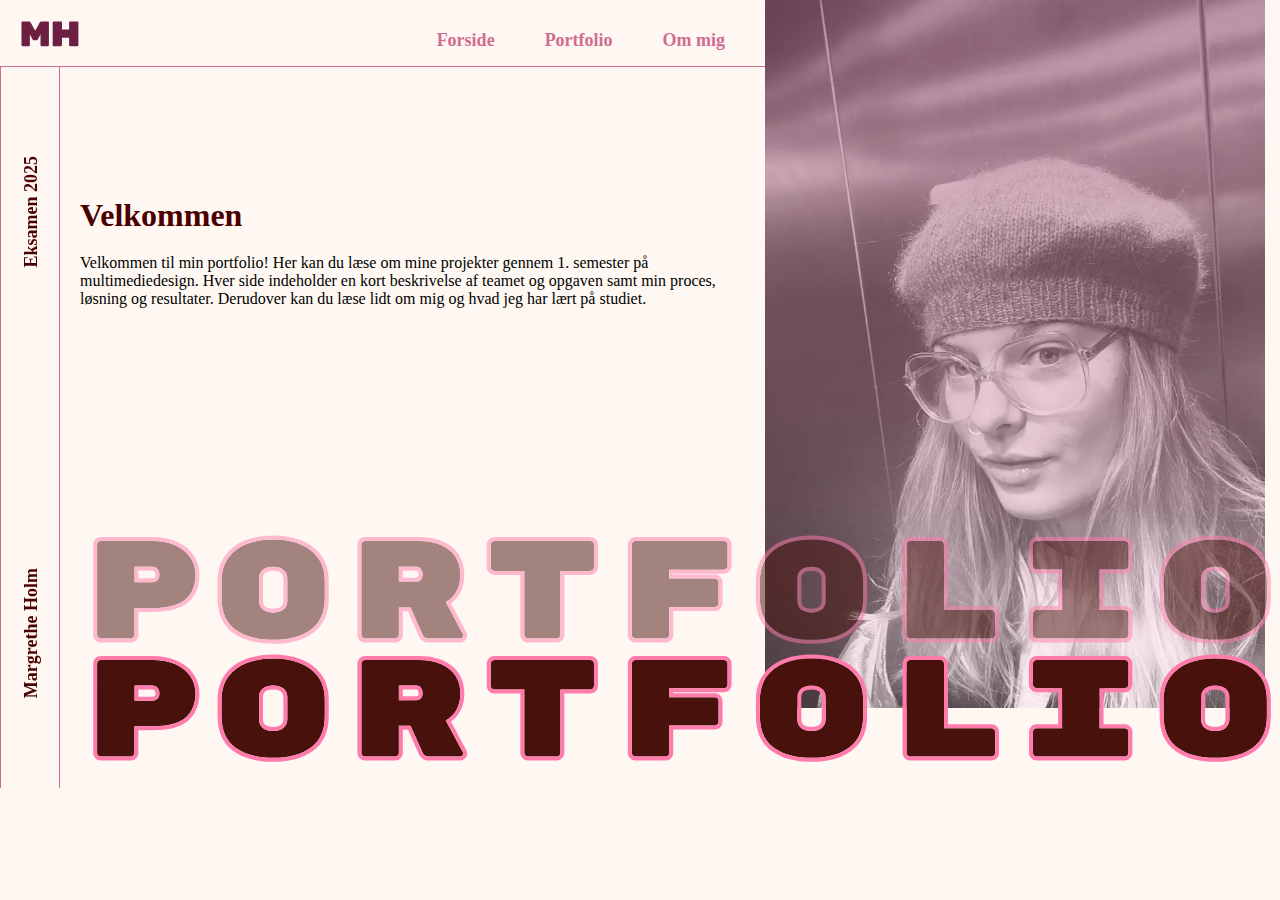
<file: index.html>
<!DOCTYPE html>
<html lang="da">

<head>
    <meta charset="UTF-8">
    <meta name="viewport" content="width=device-width, initial-scale=1.0">
    <meta name="robots" content="noindex">
    <title>Forside</title>
    <link rel="stylesheet" href="css/style.css">
    <link rel="stylesheet" href="css/layout.css">
    <link rel="icon" type="image/x-icon" href="svg/favicon.svg">
    <link rel="preconnect" href="https://fonts.googleapis.com">
    <link rel="preconnect" href="https://fonts.gstatic.com" crossorigin>
    <link href="https://fonts.googleapis.com/css2?family=Rubik+Mono+One&display=swap" rel="stylesheet">

</head>

<body>

    <header>
        <div>
            <h1 class="portfolio">Portfolio</h1>
            <nav>
                <ul class="menu">
                    <li><a href="index.html">Forside</a></li>
                    <li><a href="portfolio.html">Portfolio</a></li>
                    <li><a href="om_mig.html">Om mig</a></li>
                </ul>
            </nav>
            <img class="logo" src="svg/favicon.svg" alt="">
        </div>


    </header>

    <main>
        <div class="index_main">

            <div class="tekst_forside">
                <h1 class="velkommen">Velkommen</h1>
                <p class="om_mig_tekst">Velkommen til min portfolio! Her kan du læse om mine projekter gennem 1.
                    semester på multimediedesign. Hver side indeholder en kort beskrivelse af teamet og opgaven samt min
                    proces, løsning og
                    resultater. Derudover kan du
                    læse lidt om mig og hvad jeg har lært på studiet. </p>
            </div>
            <div class="billede_forside2">
                <div class="sidebar">
                    <div class="vertical-text top">Eksamen 2025</div>
                    <div class="vertical-text bottom">Margrethe Holm</div>
                </div>
                <div class="portraet">
                    <img src="images/portaet.webp" alt="Portræt af mig">
                </div>
            </div>
        </div>

        <div class="portfolio_tekst">
            <img class="portfolio_teksta" src="svg/Portfolio.svg" alt="">
            <img src="svg/Portfolio.svg" alt="">
        </div>
    </main>
</body>

</html>
</file>
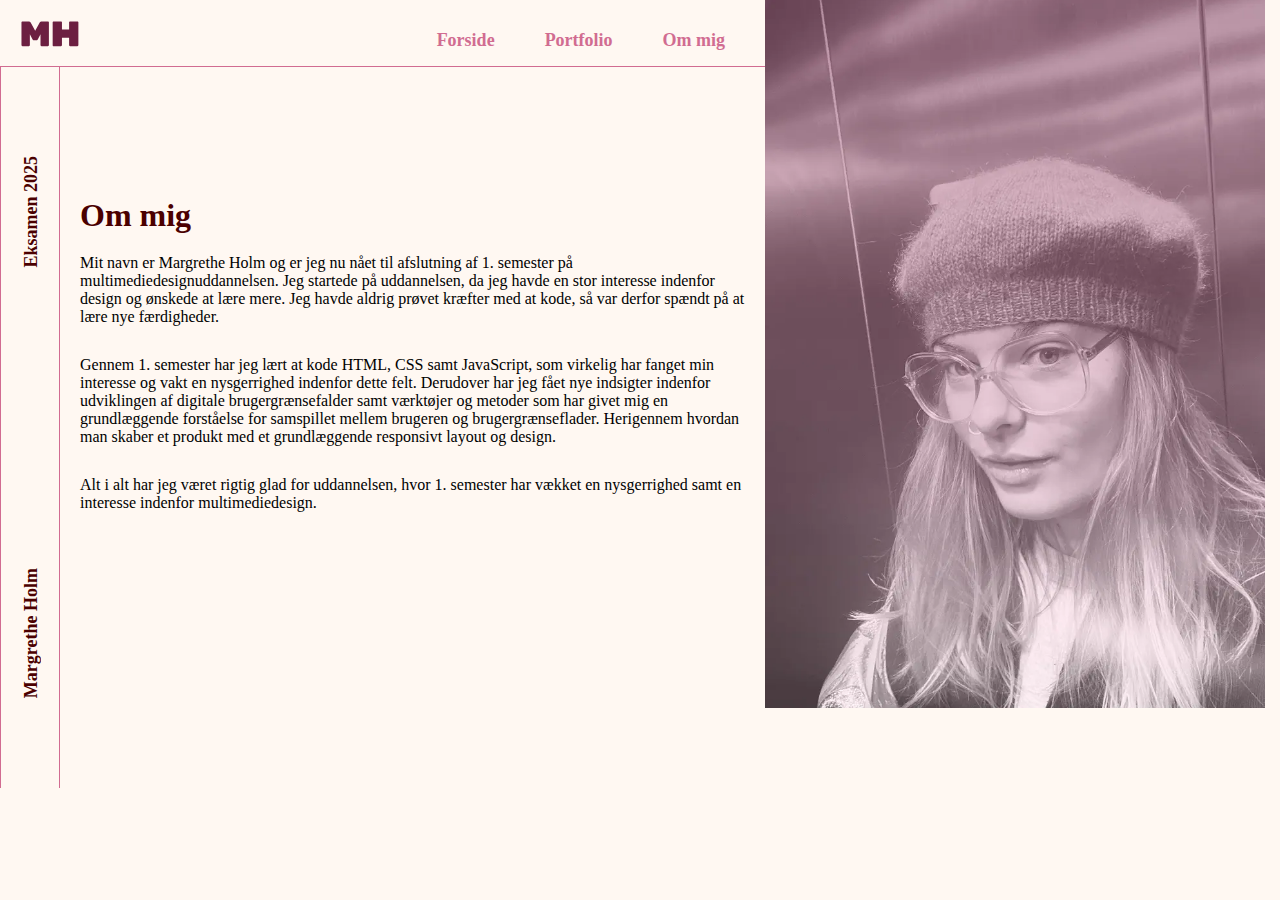
<file: om_mig.html>
<!DOCTYPE html>
<html lang="da">

<head>
    <meta charset="UTF-8">
    <meta name="viewport" content="width=device-width, initial-scale=1.0">
    <meta name="robots" content="noindex">
    <title>Om mig</title>
    <link rel="stylesheet" href="css/style.css">
    <link rel="stylesheet" href="css/layout.css">
    <link rel="icon" type="image/x-icon" href="svg/favicon.svg">
    <link rel="preconnect" href="https://fonts.googleapis.com">
    <link rel="preconnect" href="https://fonts.gstatic.com" crossorigin>
    <link href="https://fonts.googleapis.com/css2?family=Rubik+Mono+One&display=swap" rel="stylesheet">

</head>

<body>

    <header>
        <div>
            <h1 class="portfolio">Portfolio</h1>
            <nav>
                <ul class="menu">
                    <li><a href="index.html">Forside</a></li>
                    <li><a href="portfolio.html">Portfolio</a></li>
                    <li><a href="om_mig.html">Om mig</a></li>
                </ul>
            </nav>
            <img class="logo" src="svg/favicon.svg" alt="">
        </div>


    </header>

    <main class="index_main">

        <div class="tekst_forside">
            <h1 class="velkommen">Om mig</h1>
            <p class="om_mig_tekst">Mit navn er Margrethe Holm og er jeg nu nået til afslutning af 1. semester på
                multimediedesignuddannelsen. Jeg startede
                på uddannelsen, da jeg havde en stor interesse indenfor design og ønskede at lære mere. Jeg havde aldrig
                prøvet kræfter
                med at kode, så var derfor spændt på at lære nye færdigheder.</p>
            <p class="om_mig_tekst">Gennem 1. semester har jeg lært at
                kode
                HTML, CSS samt
                JavaScript, som virkelig har fanget min interesse og vakt en nysgerrighed indenfor dette felt.

                Derudover har jeg fået nye indsigter indenfor udviklingen af digitale brugergrænsefalder samt værktøjer
                og metoder som
                har givet mig en grundlæggende forståelse for samspillet mellem brugeren og brugergrænseflader.
                Herigennem hvordan man
                skaber et produkt med et grundlæggende responsivt layout og design.</p>

            <p class="om_mig_tekst">Alt i alt har jeg været rigtig glad for uddannelsen, hvor 1. semester har vækket en
                nysgerrighed samt en
                interesse
                indenfor multimediedesign.</p>
        </div>
        <div class="billede_forside2">
            <div class="sidebar">
                <div class="vertical-text top">Eksamen 2025</div>
                <div class="vertical-text bottom">Margrethe Holm</div>
            </div>
            <div class="portraet">
                <img src="images/portaet.webp" alt="Portræt af mig">
            </div>
        </div>

    </main>
</body>

</html>
</file>
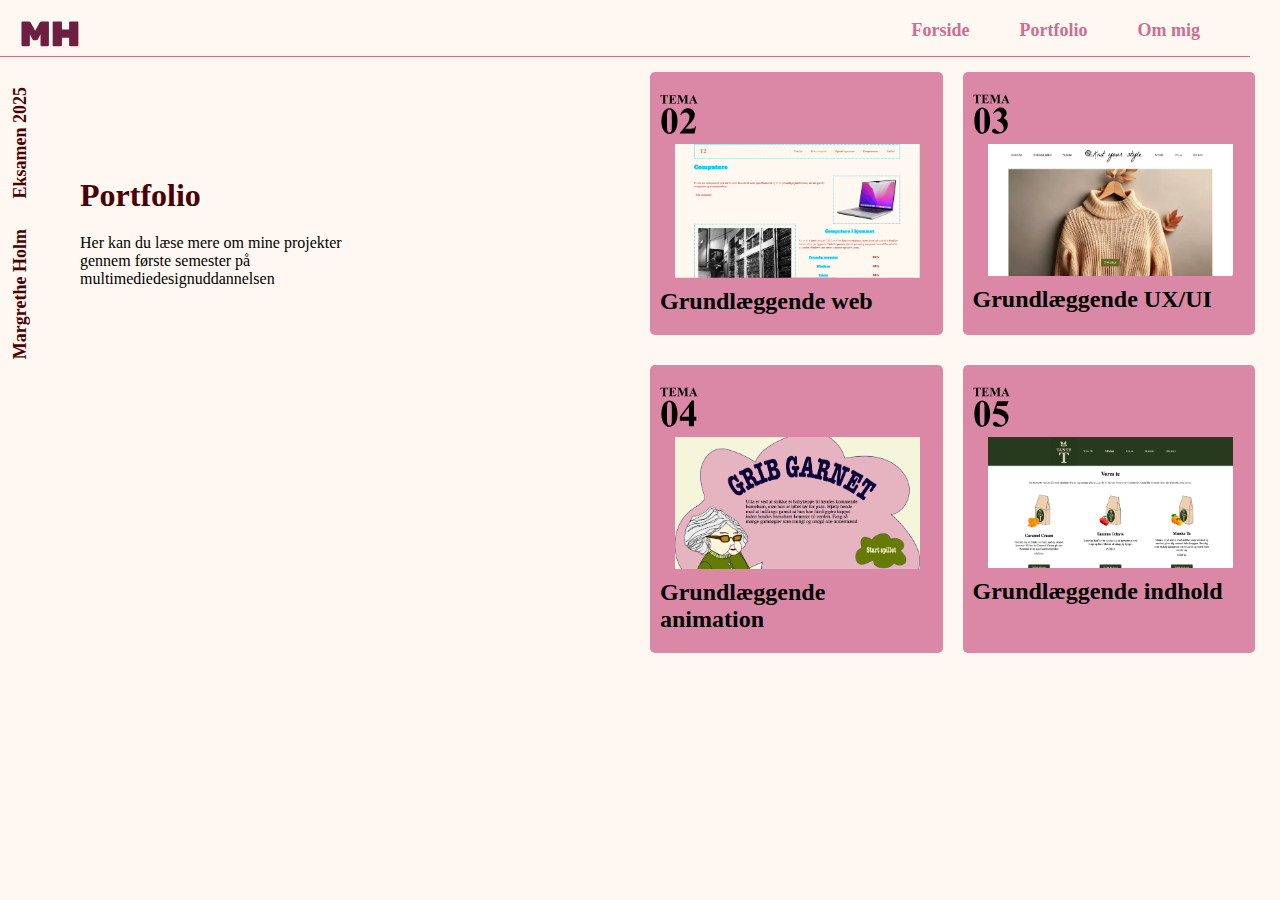
<file: portfolio.html>
<!DOCTYPE html>
<html lang="da">

<head>
    <meta charset="UTF-8">
    <meta name="viewport" content="width=device-width, initial-scale=1.0">
    <meta name="robots" content="noindex">
    <title>Portfolioside</title>
    <link rel="stylesheet" href="css/style.css">
    <link rel="stylesheet" href="css/layout.css">
    <link rel="icon" type="image/x-icon" href="svg/favicon.svg">
    <link rel="preconnect" href="https://fonts.googleapis.com">
    <link rel="preconnect" href="https://fonts.gstatic.com" crossorigin>
    <link href="https://fonts.googleapis.com/css2?family=Rubik+Mono+One&display=swap" rel="stylesheet">

</head>

<body>

    <header class="header_2">
        <h1 class="portfolio">Portfolio</h1>
        <nav>
            <ul class="menua">
                <li><a href="index.html">Forside</a></li>
                <li><a href="portfolio.html">Portfolio</a></li>
                <li><a href="om_mig.html">Om mig</a></li>
            </ul>
        </nav>
        <img class="logo" src="svg/favicon.svg" alt="">

    </header>

    <main>
        <div class="tema2">
            <div class="index_main">

                <div class="tekst_forside">
                    <h1 class="velkommen">Portfolio</h1>
                    <p>Her kan du læse mere om mine projekter gennem første semester på multimediedesignuddannelsen</p>

                </div>
                <div class="billede_forsidep">
                    <div class="sidebarp">
                        <div class="vertical-text top">Eksamen 2025</div>
                        <div class="vertical-text bottom">Margrethe Holm</div>
                    </div>

                </div>

            </div>



            <div class="tema2a">
                <div>
                    <a href="tema02.html"></a>

                    <div class="tekst_med_baggrund">
                        <img class="temax_svg" src="svg/tema2.svg" alt="Tema 2">
                        <img class="portfolioimg" src="images/grundlaggende_web.png" alt="billede af min website">
                        <a class="knapp" href="tema02.html">
                            <h2>Grundlæggende web</h2>
                        </a>
                    </div>
                </div>

                <div class="tekst_med_baggrund">
                    <img class="temax_svg" src="svg/tema3.svg" alt="Tema 3">
                    <img class="portfolioimg" src="images/knit_your_style.png" alt="billede af min website">

                    <a class="knapp" href="tema03.html">
                        <h2>Grundlæggende UX/UI</h2>
                    </a>
                </div>

                <div class="tekst_med_baggrund">
                    <img class="temax_svg" src="svg/tema4.svg" alt="Tema 4">
                    <img class="portfolioimg" src="images/grib_garnet.png" alt="billede af mit spil">
                    <a class="knapp" href="tema04.html">
                        <h2>Grundlæggende animation</h2>
                    </a>
                </div>

                <div class="tekst_med_baggrund">
                    <img class="temax_svg" src="svg/tema5.svg" alt="Tema 5">
                    <img class="portfolioimg" src="images/tanteT.png" alt="billede af min website">

                    <a class="knapp" href="tema05.html">
                        <h2>Grundlæggende indhold</h2>
                    </a>
                </div>
            </div>
        </div>
    </main>

    <footer></footer>

</body>

</html>
</file>
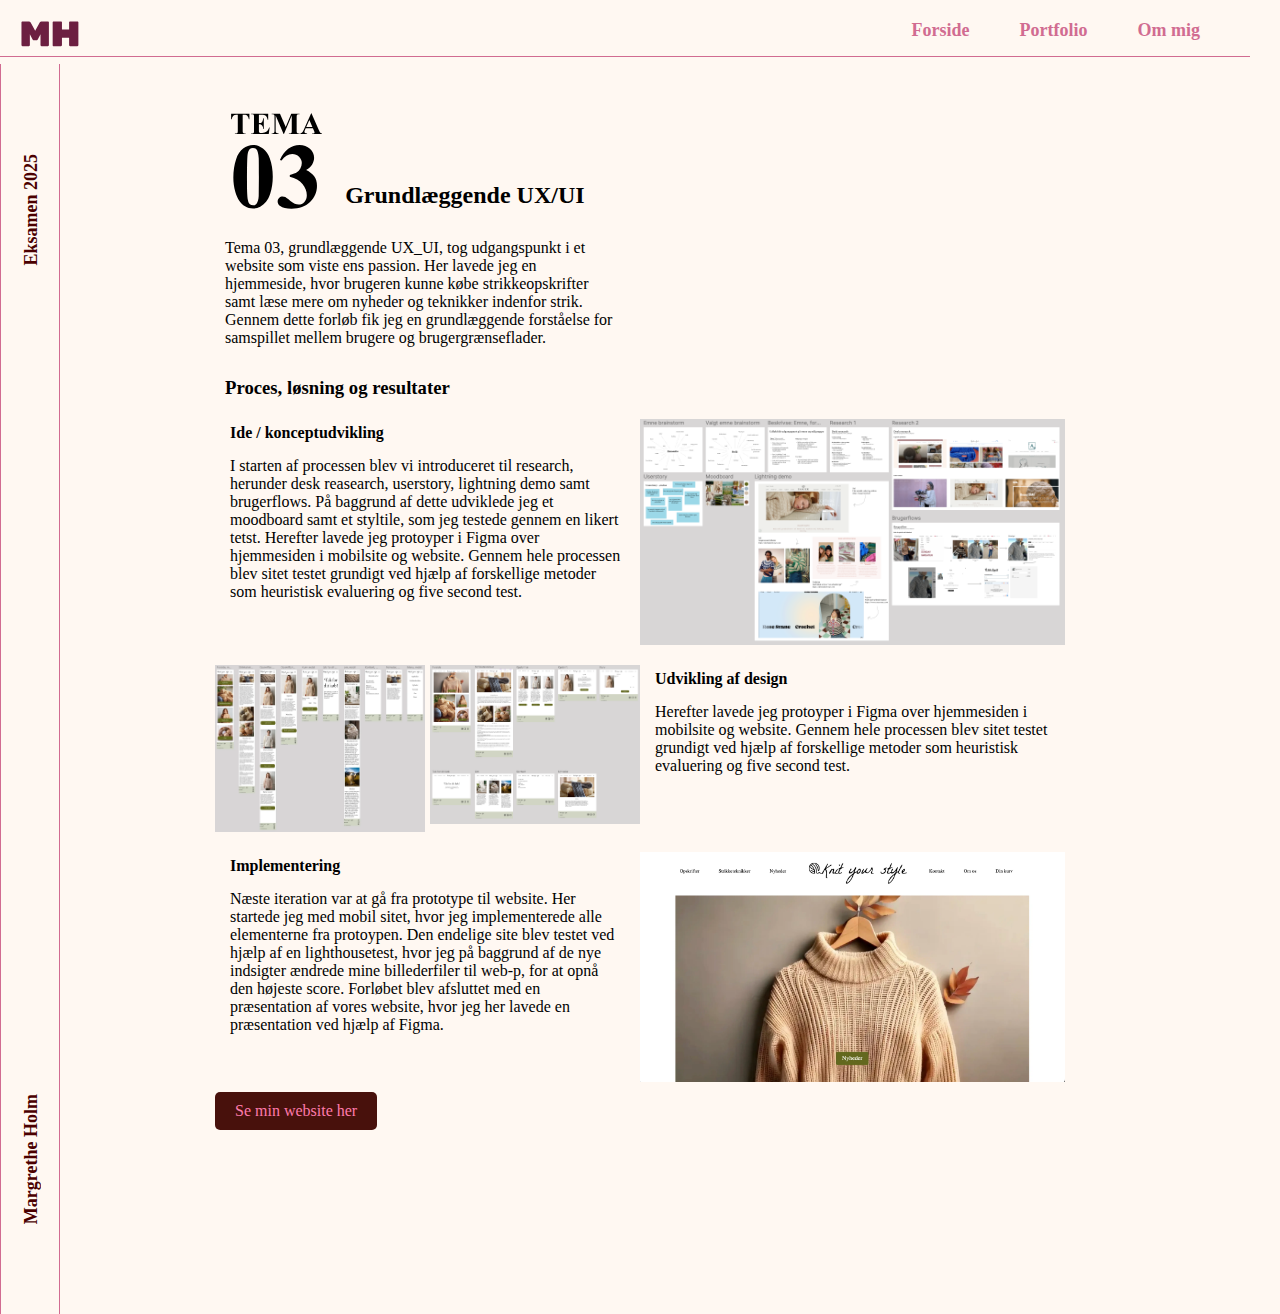
<file: tema03.html>
<!DOCTYPE html>
<html lang="da">

<head>
    <meta charset="UTF-8">
    <meta name="viewport" content="width=device-width, initial-scale=1.0">
    <meta name="robots" content="noindex">
    <title>Tema 03</title>
    <link rel="stylesheet" href="css/style.css">
    <link rel="stylesheet" href="css/layout.css">
    <link rel="icon" type="image/x-icon" href="svg/favicon.svg">


</head>

<body>

    <header class="header_2">
        <h1 class="portfolio">Portfolio</h1>
        <nav>
            <ul class="menua">
                <li><a href="index.html">Forside</a></li>
                <li><a href="portfolio.html">Portfolio</a></li>
                <li><a href="om_mig.html">Om mig</a></li>
            </ul>
        </nav>
        <img class="logo" src="svg/favicon.svg" alt="">

    </header>

    <main class="tema_2">

        <div class="billede_forsidep">
            <div class="sidebar_tema3">
                <div class="vertical-text top">Eksamen 2025</div>
                <div class="vertical-text bottom">Margrethe Holm</div>
            </div>
        </div>

        <div>
            <div class="tema1">
                <img class="tema" src="svg/tema3.svg" alt="tema 3">
                <h2 class="tema2">Grundlæggende UX/UI</h2>
            </div>
            <div class="grid_3a">
                <p>Tema 03, grundlæggende UX_UI, tog udgangspunkt i et website som viste ens passion. Her lavede jeg en
                    hjemmeside, hvor
                    brugeren kunne købe strikkeopskrifter samt læse mere om nyheder og teknikker indenfor strik. Gennem
                    dette
                    forløb fik jeg
                    en grundlæggende forståelse for samspillet mellem brugere og brugergrænseflader.</p>
            </div>
            <h3>Proces, løsning og resultater</h3>

        </div>

        <div class="grid_3">

            <div>
                <h4>Ide / konceptudvikling</h4>
                <p>I starten af processen blev vi introduceret til research, herunder desk reasearch, userstory,
                    lightning
                    demo
                    samt
                    brugerflows. På baggrund af dette udviklede jeg et moodboard samt et styltile, som jeg testede
                    gennem en
                    likert tetst.
                    Herefter lavede jeg protoyper i Figma over hjemmesiden i mobilsite og website. Gennem hele
                    processen
                    blev
                    sitet testet
                    grundigt ved hjælp af forskellige metoder som heuristisk evaluering og five second test.</p>
            </div>
            <img src="images/research_uxui.png" alt="desk research">

            <div class="grid_3b">
                <img class="order" src="images/mobilprototype_uxui.webp" alt="billede af min prototype">

                <img src="images/webprototype_uxui.png" alt="billede af min prototype">
            </div>
            <div>
                <h4>Udvikling af design</h4>
                <p>Herefter lavede jeg protoyper i Figma over hjemmesiden i mobilsite og website. Gennem hele
                    processen
                    blev
                    sitet testet
                    grundigt ved hjælp af forskellige metoder som heuristisk evaluering og five second test.</p>
            </div>


            <div>
                <h4>Implementering</h4>
                <p>Næste iteration var at gå fra prototype til website. Her startede jeg med mobil sitet, hvor jeg
                    implementerede alle
                    elementerne fra protoypen. Den endelige site blev testet ved hjælp af en lighthousetest, hvor
                    jeg på
                    baggrund af de nye
                    indsigter ændrede mine billederfiler til web-p, for at opnå den højeste score. Forløbet blev
                    afsluttet
                    med
                    en
                    præsentation af vores website, hvor jeg her lavede en præsentation ved hjælp af Figma.</p>
            </div>
            <img src="images/knit_your_style.webp" alt="billede af min website">
        </div>
        <a class="knap" href="https://margretheholmlund.dk/kea/03_ux/Emnesite/index.html">Se min website her</a>

    </main>

    <footer>

    </footer>

</body>

</html>
</file>
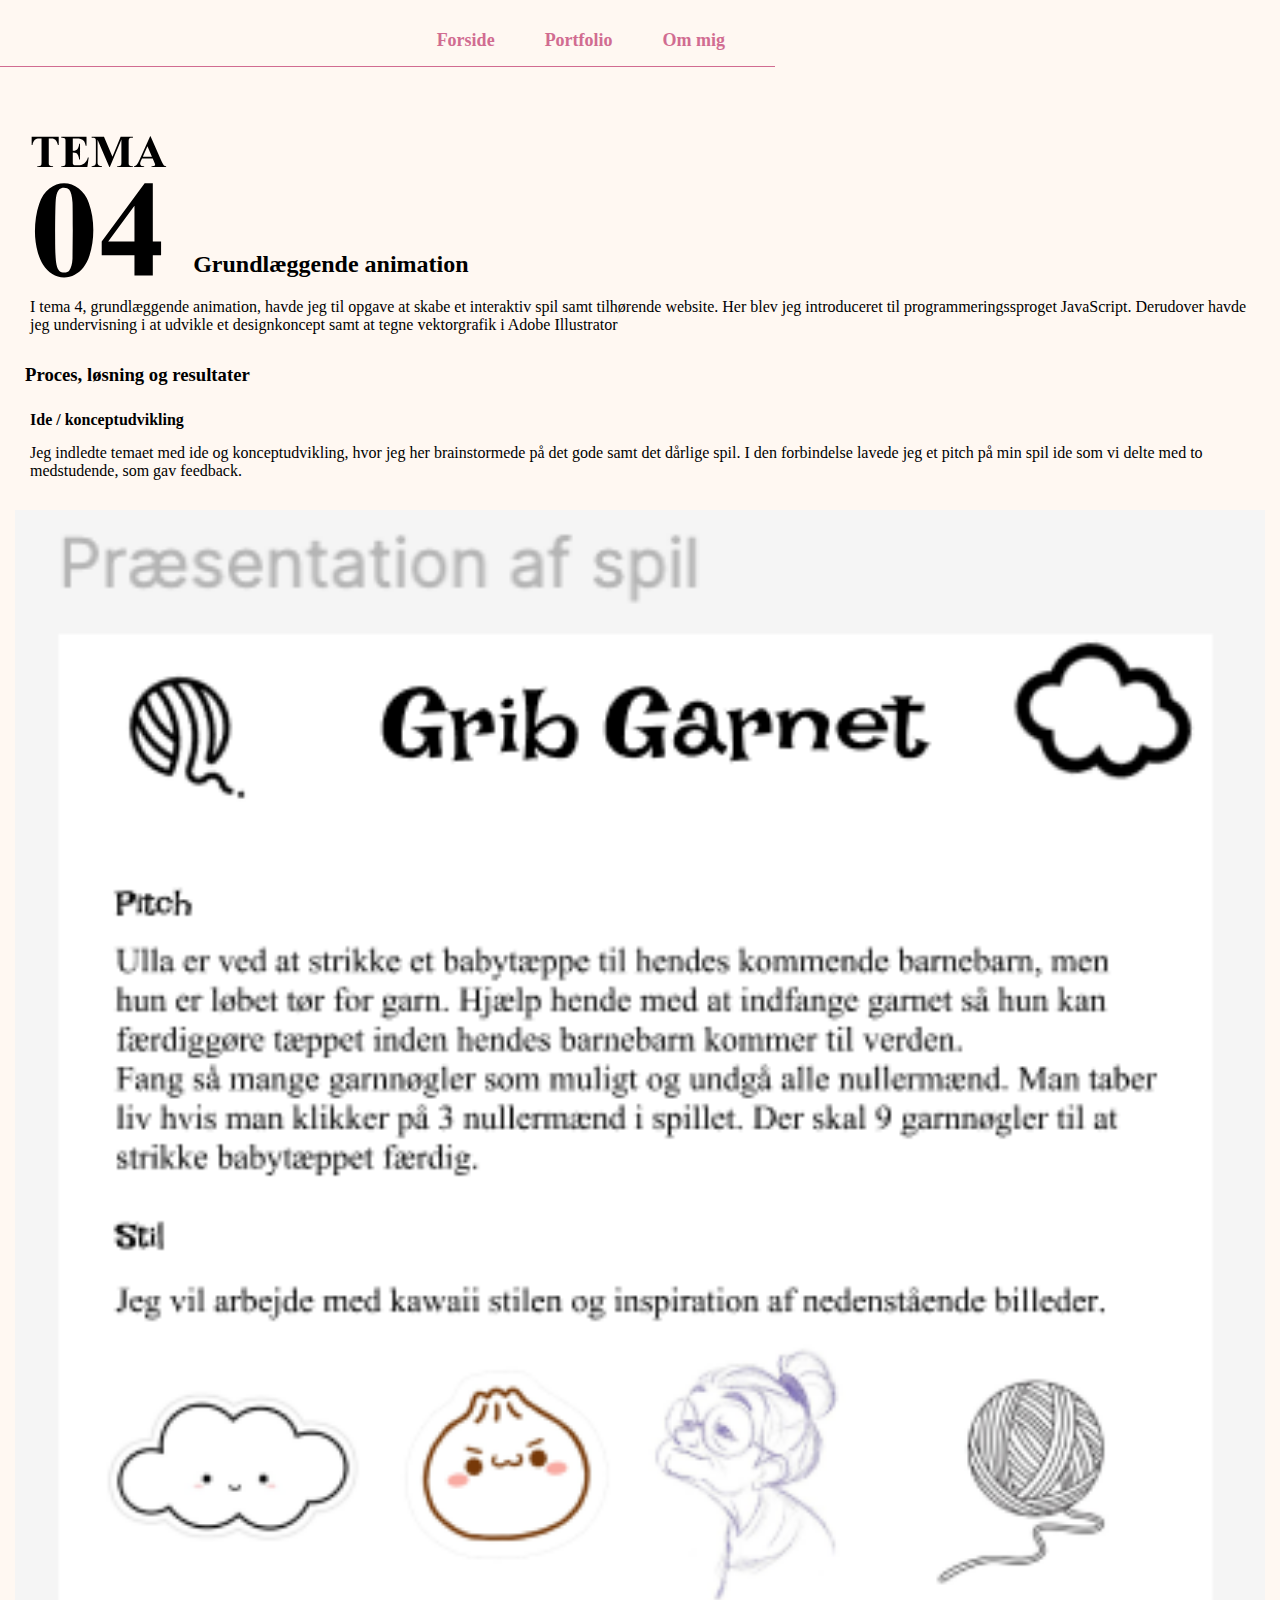
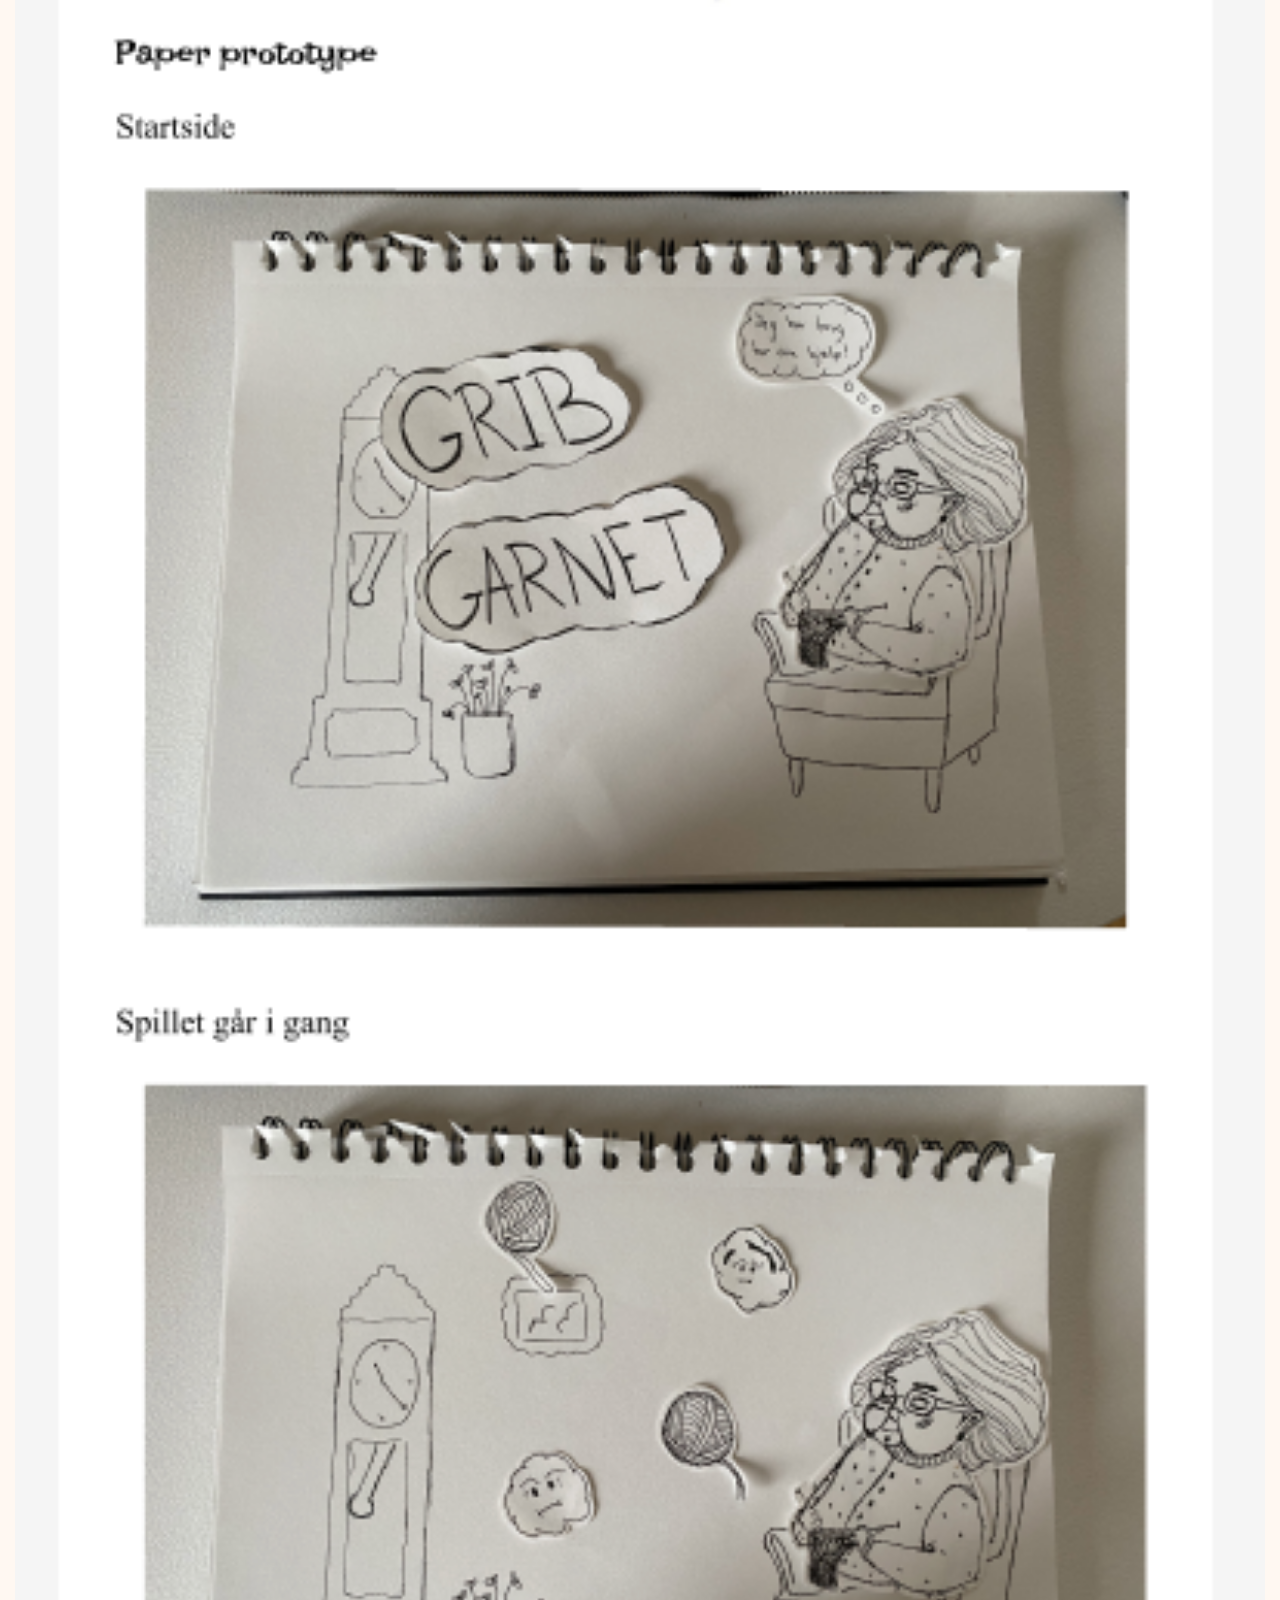
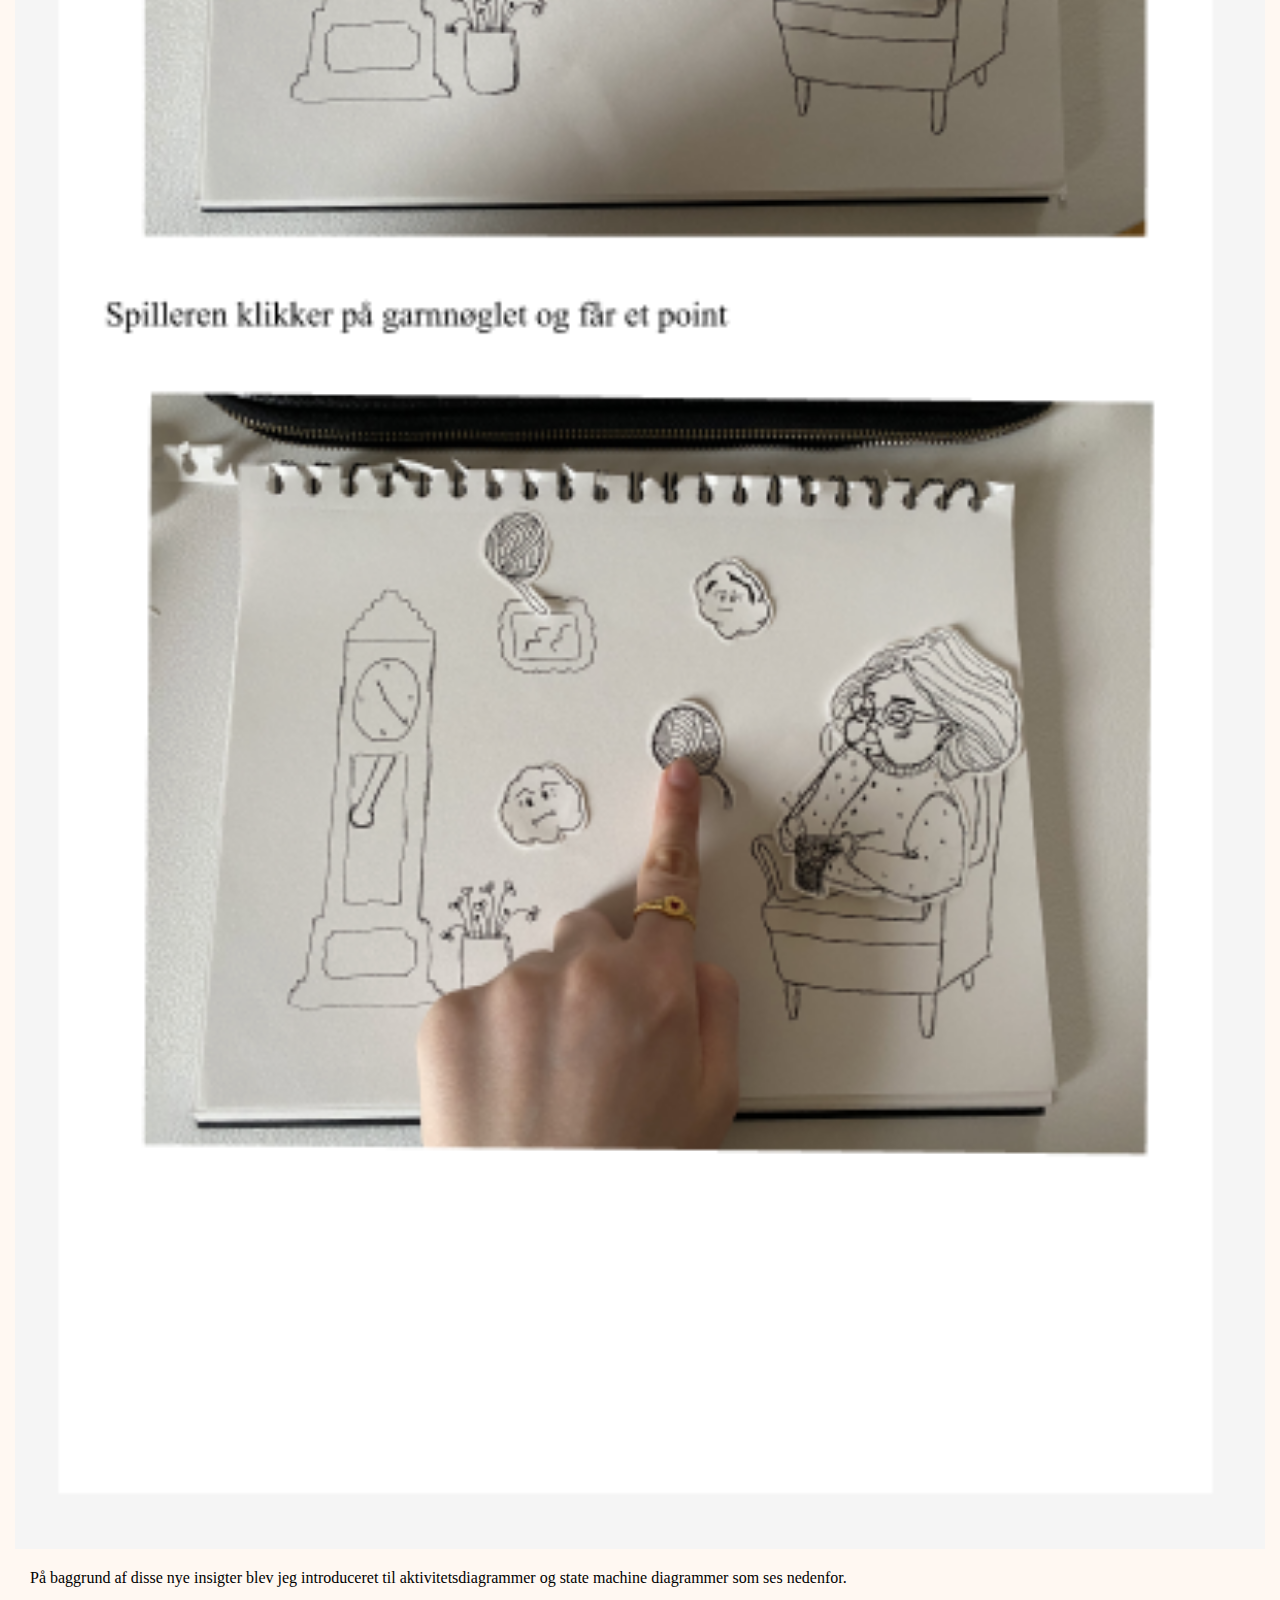
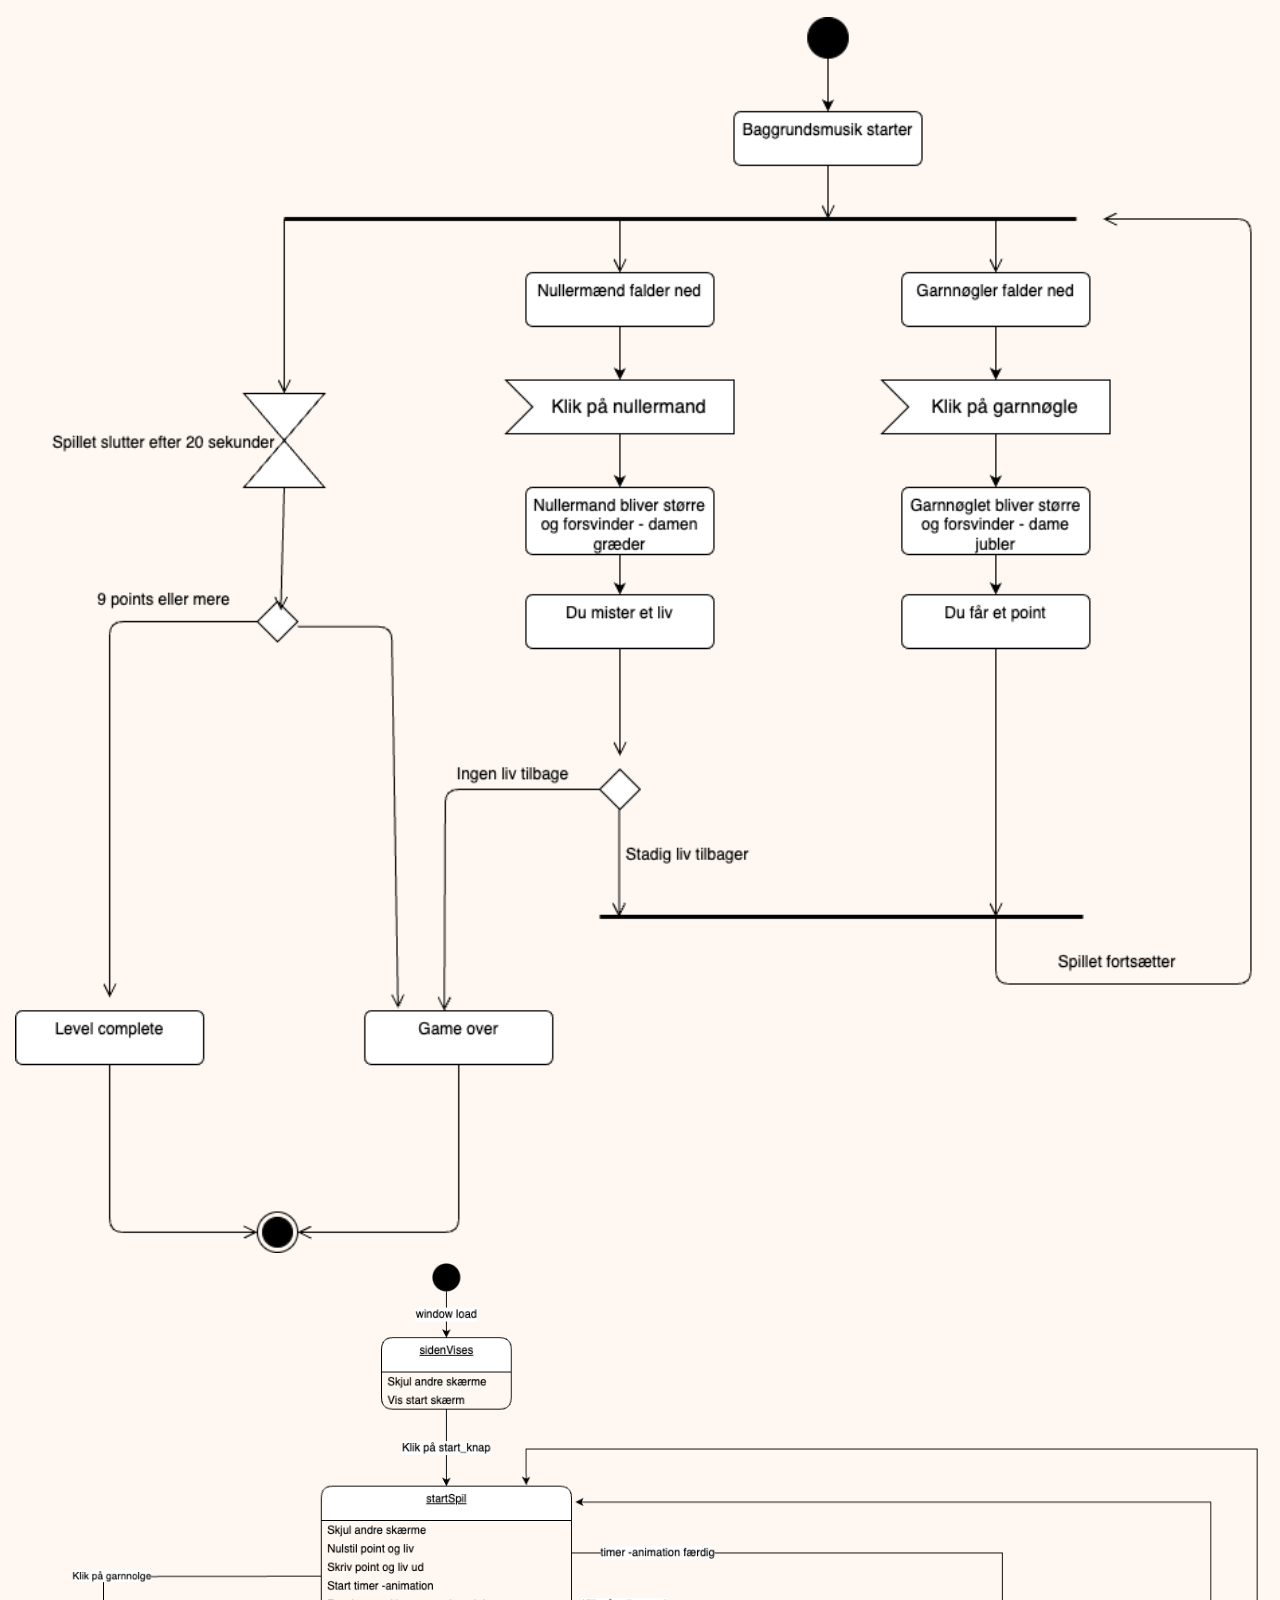
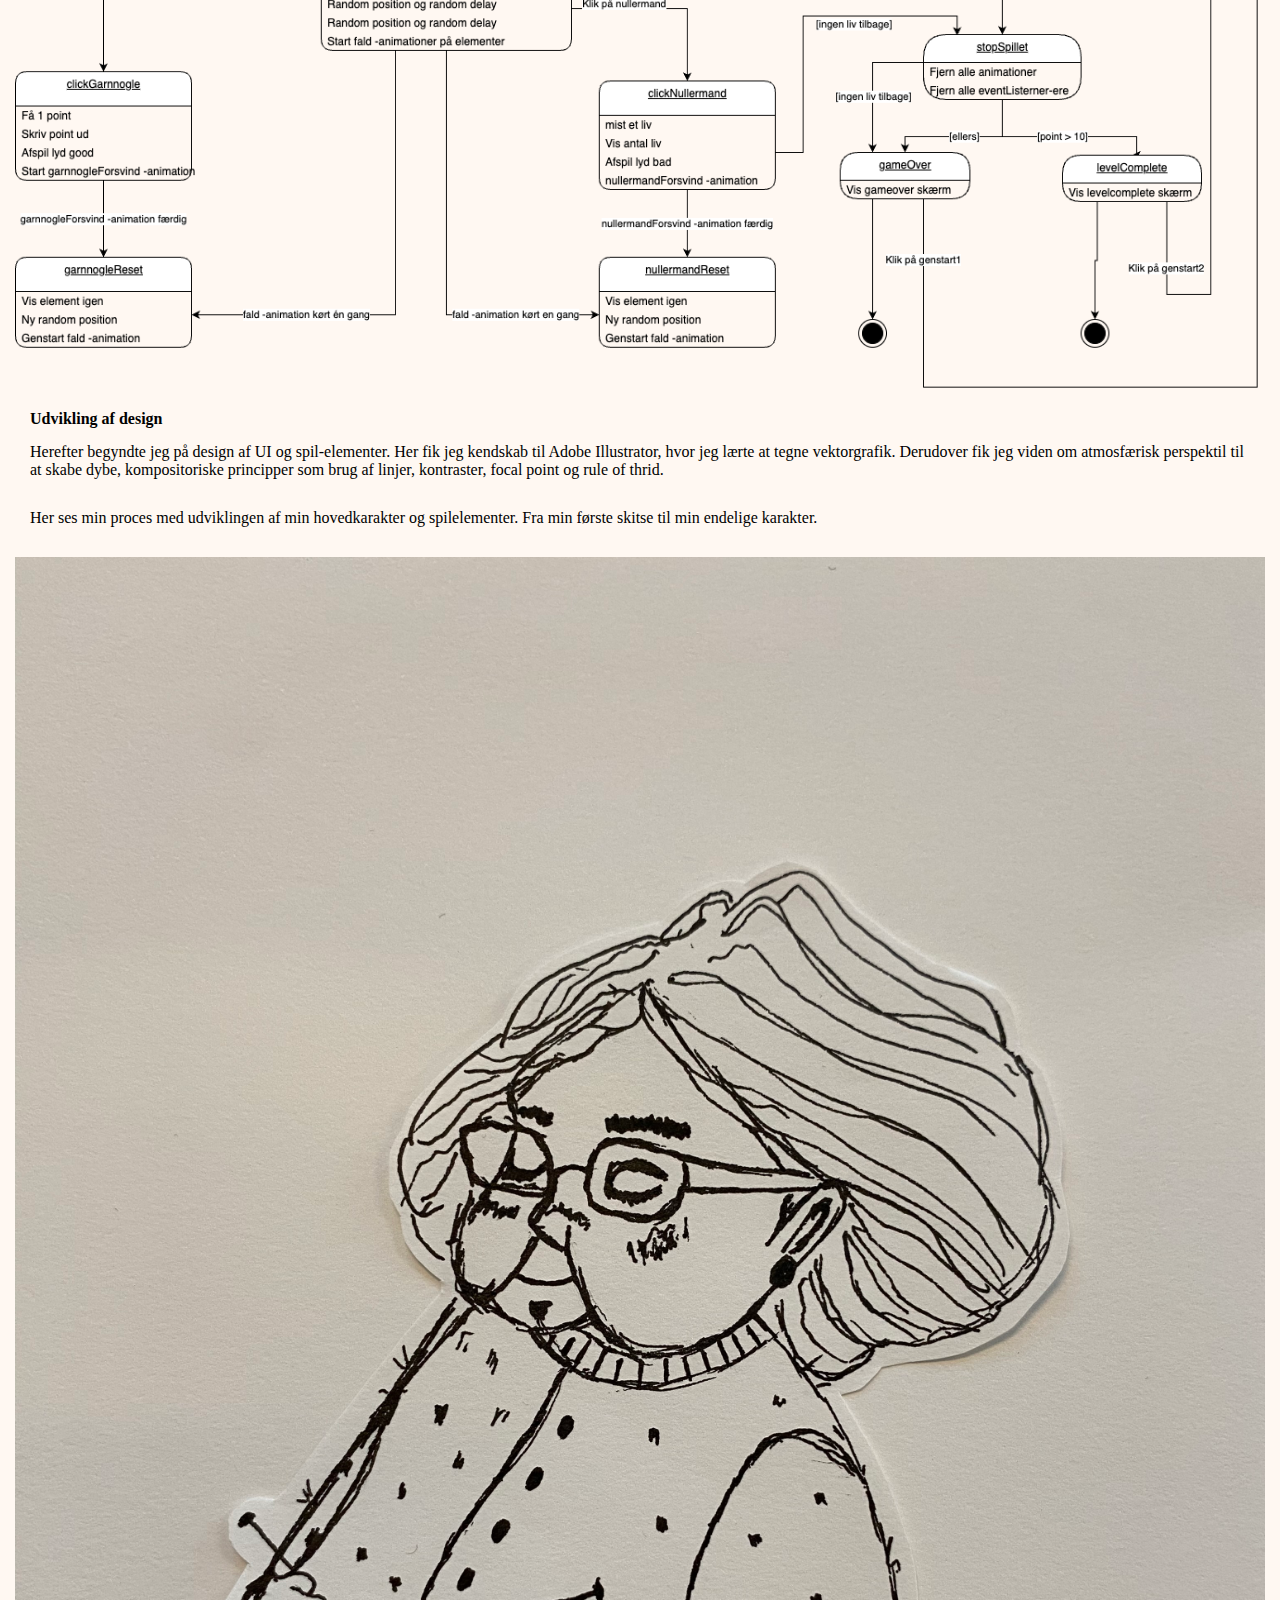
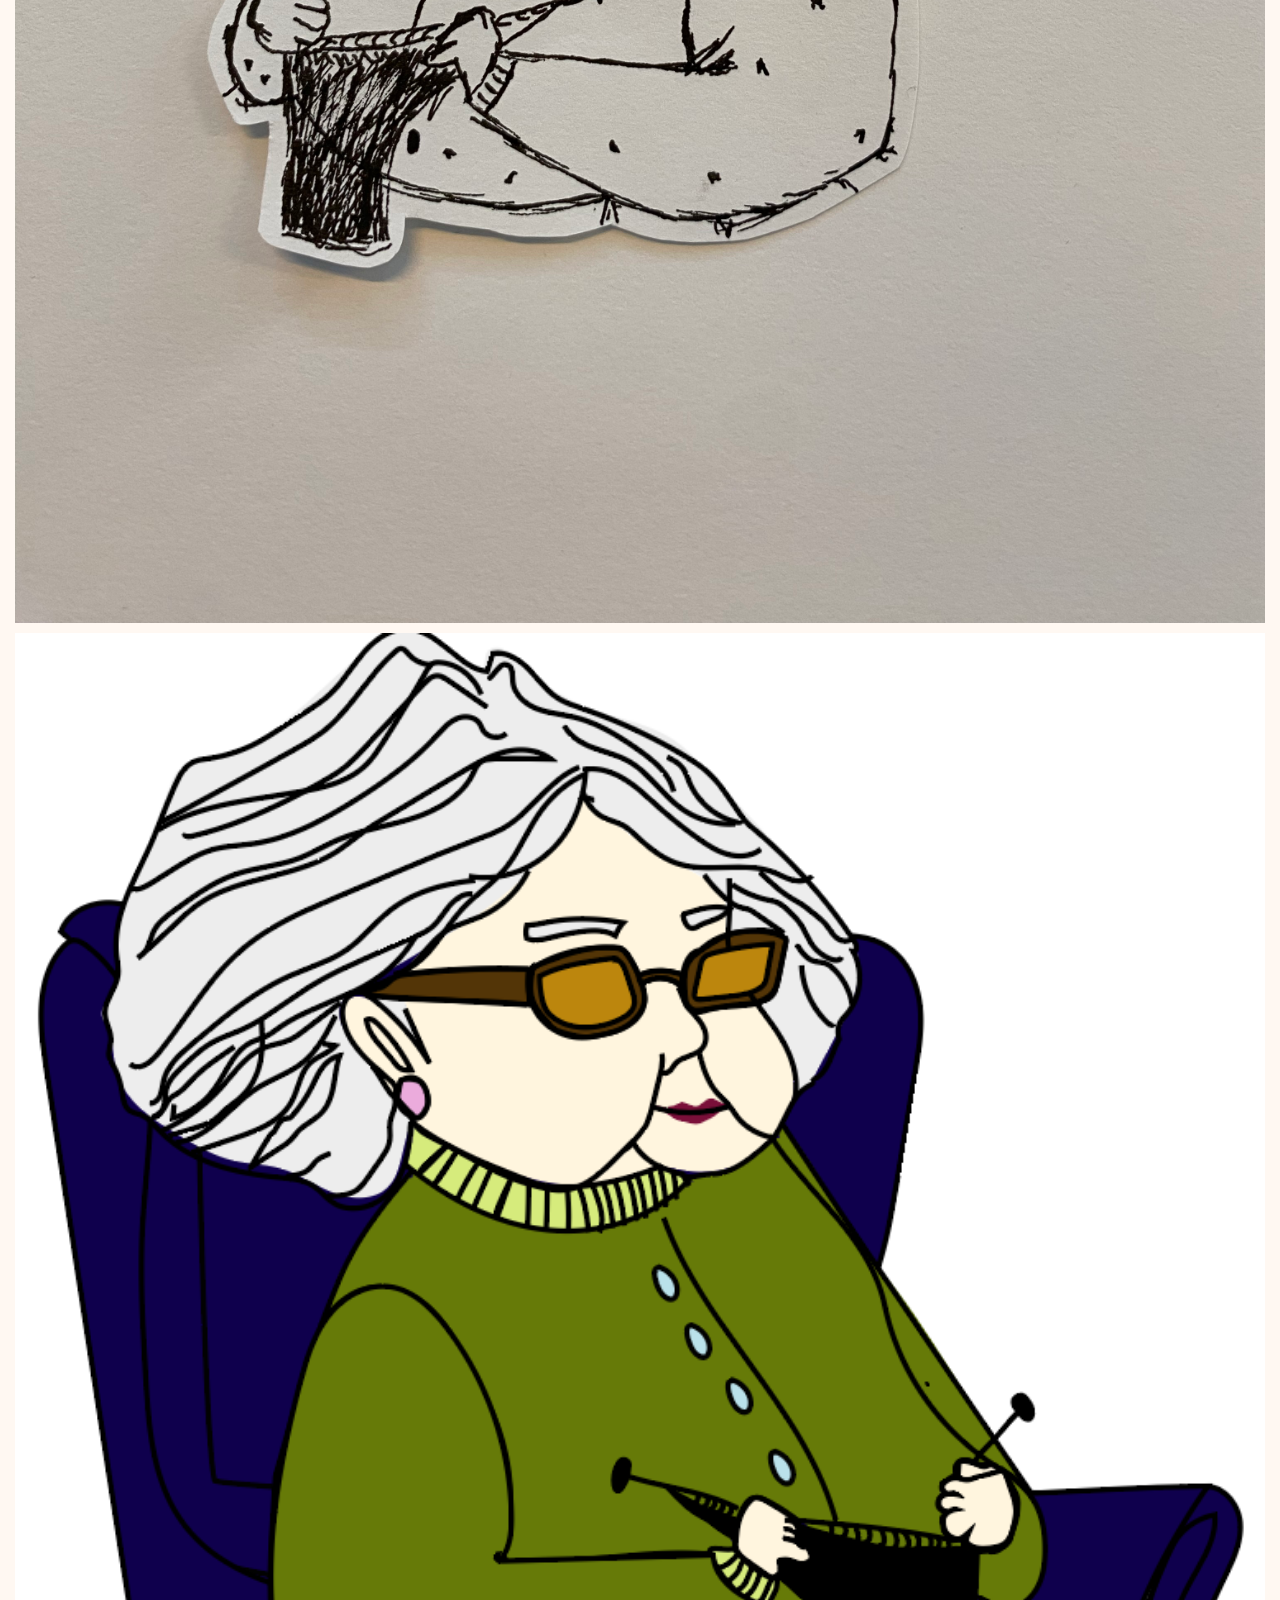
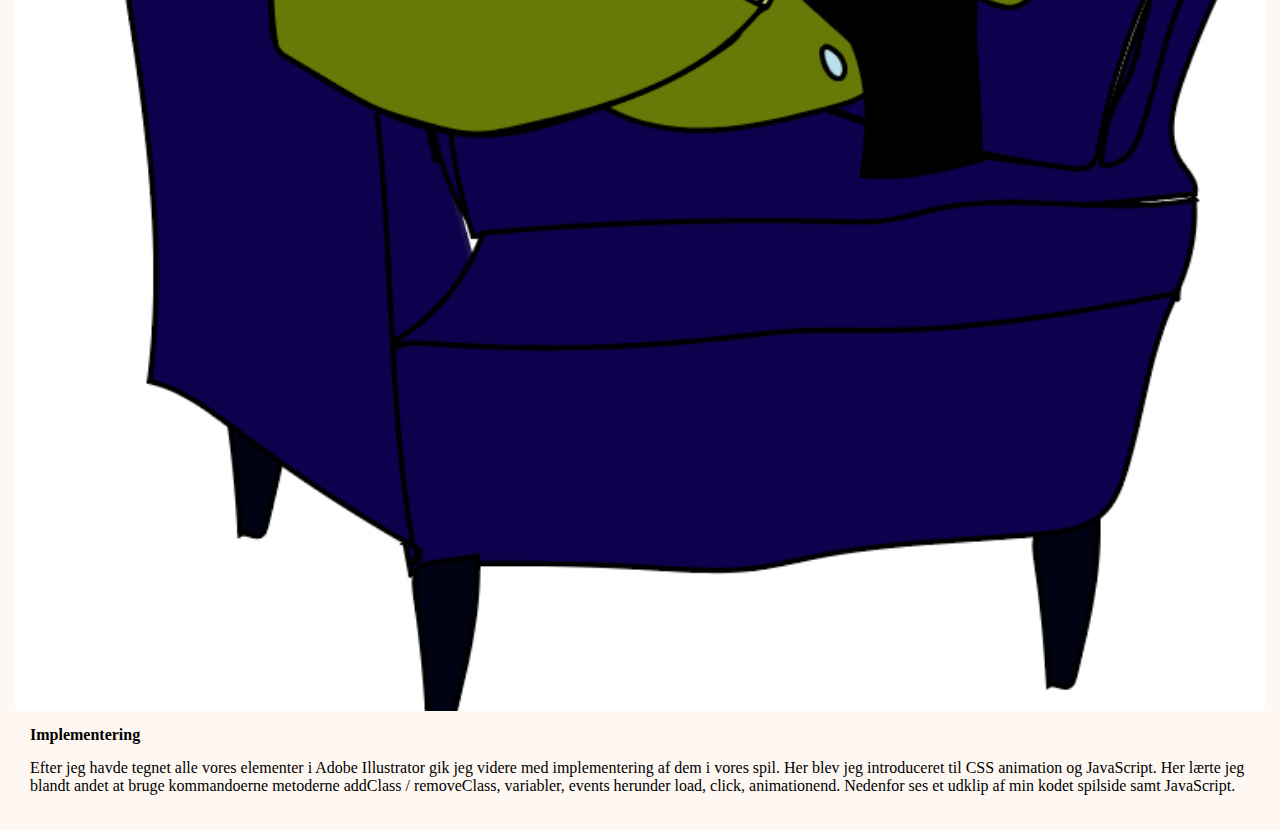
<file: tema04.html>
<!DOCTYPE html>
<html lang="da">

<head>
    <meta charset="UTF-8">
    <meta name="viewport" content="width=device-width, initial-scale=1.0">
    <meta name="robots" content="noindex">
    <title>Tema 04</title>
    <link rel="stylesheet" href="css/style.css">
    <link rel="stylesheet" href="css/layout.css">
    <link rel="icon" type="image/x-icon" href="svg/favicon.svg">
    <link rel="preconnect" href="https://fonts.googleapis.com">
    <link rel="preconnect" href="https://fonts.gstatic.com" crossorigin>
    <link href="https://fonts.googleapis.com/css2?family=Rubik+Mono+One&display=swap" rel="stylesheet">

</head>

<body>

    <header>
        <h1 class="portfolio">Portfolio</h1>
        <nav>
            <ul class="menu">
                <li><a href="index.html">Forside</a></li>
                <li><a href="portfolio.html">Portfolio</a></li>
                <li><a href="om_mig.html">Om mig</a></li>
            </ul>
        </nav>
    </header>

    <main>
        <div class="tema1">
            <img class="tema" src="svg/tema4.svg" alt="tema 4">
            <h2 class="tema2">Grundlæggende animation</h2>
        </div>

        <p>I tema 4, grundlæggende animation, havde jeg til opgave at skabe et interaktiv spil samt tilhørende website.
            Her blev
            jeg introduceret til programmeringssproget JavaScript. Derudover havde jeg undervisning i at udvikle et
            designkoncept
            samt at tegne vektorgrafik i Adobe Illustrator</p>
        <h3>Proces, løsning og resultater</h3>
        <h4>Ide / konceptudvikling</h4>
        <p>Jeg indledte temaet med ide og konceptudvikling, hvor jeg her brainstormede på det gode samt det dårlige
            spil.

            I den forbindelse lavede jeg et pitch på min spil ide som vi delte med to medstudende, som gav feedback.</p>
        <img src="images/pitch.png" alt="pitch">
        <p>På baggrund af disse nye insigter blev jeg introduceret til aktivitetsdiagrammer og state machine diagrammer
            som ses
            nedenfor.</p>
        <img src="images/aktivitetsdiagram.png" alt="aktivitetsdiagram">
        <img src="images/statemaschine.png" alt="statemaschinediagram">
        <h4>Udvikling af design</h4>
        <p>Herefter begyndte jeg på design af UI og spil-elementer. Her fik jeg kendskab til Adobe Illustrator, hvor jeg
            lærte at
            tegne vektorgrafik. Derudover fik jeg viden om atmosfærisk perspektil til at skabe dybe, kompositoriske
            principper som
            brug af linjer, kontraster, focal point og rule of thrid.</p>
        <p>Her ses min proces med udviklingen af min hovedkarakter og spilelementer. Fra min første skitse til min
            endelige karakter.</p>

        <img src="images/karakter.jpg" alt="Billede af min karakter">
        <img src="images/karakter2.png" alt="Billede af min karakter">
        <h4>Implementering</h4>
        <p>Efter jeg havde tegnet alle vores elementer i Adobe Illustrator gik jeg videre med implementering af dem i
            vores spil.
            Her blev jeg introduceret til CSS animation og JavaScript.

            Her lærte jeg blandt andet at bruge kommandoerne metoderne addClass / removeClass, variabler, events
            herunder load,
            click, animationend.

            Nedenfor ses et udklip af min kodet spilside samt JavaScript.</p>


    </main>

    <footer></footer>

</body>

</html>
</file>
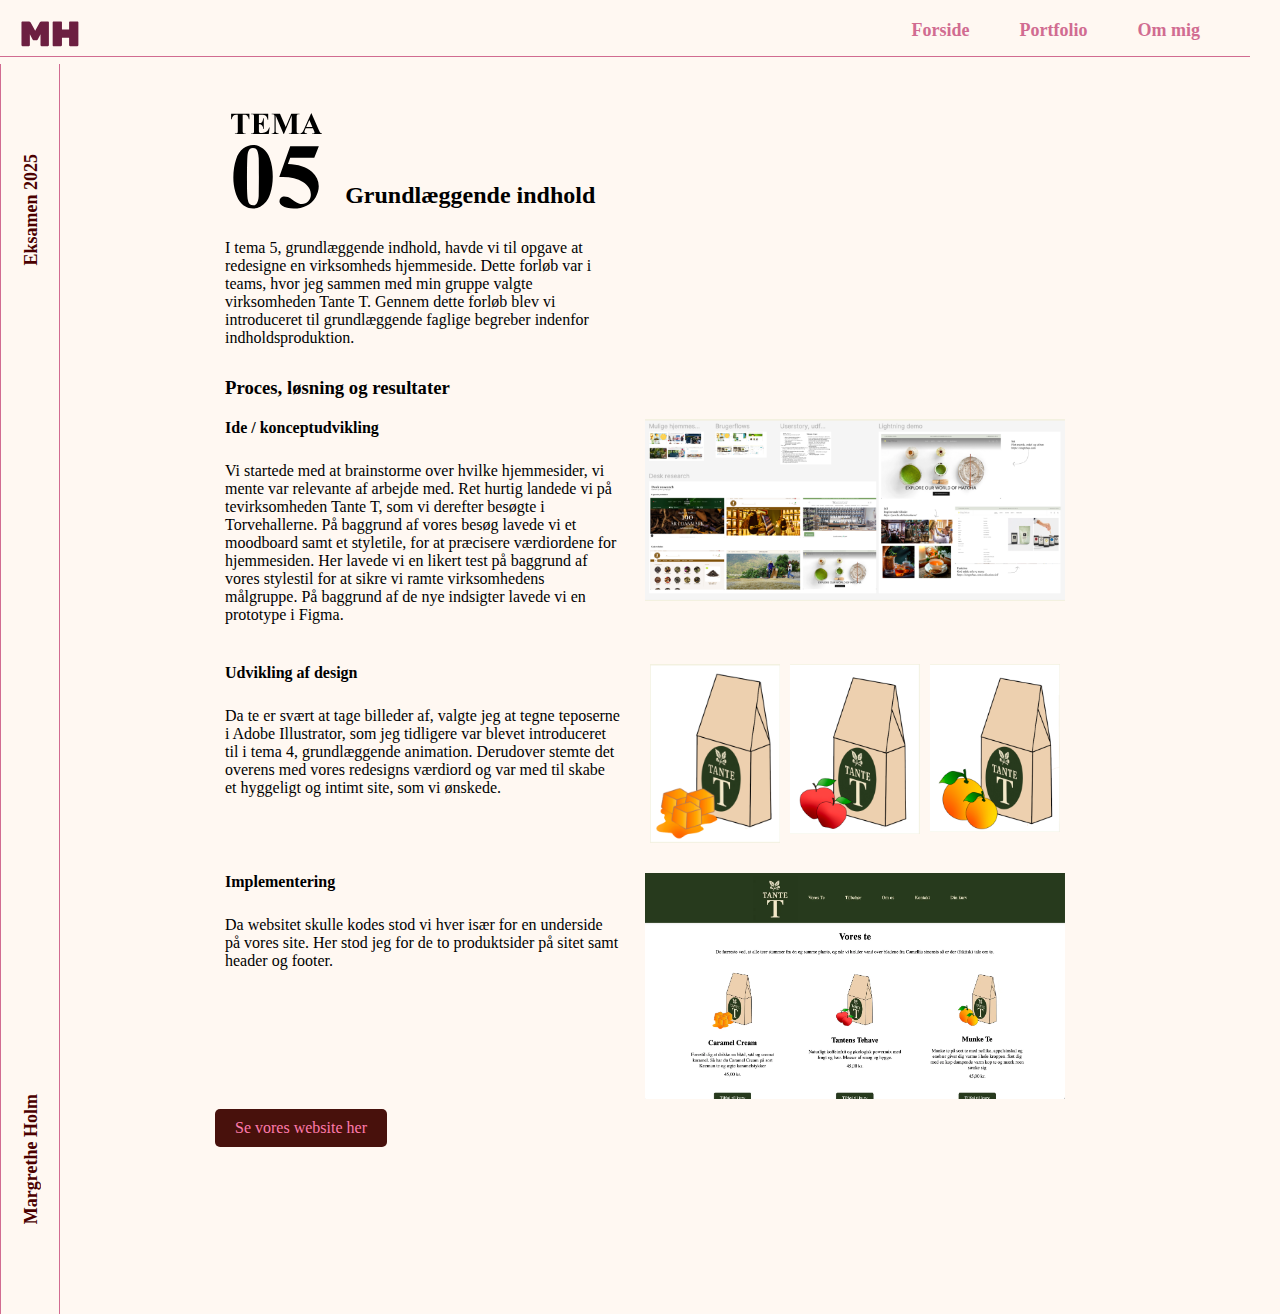
<file: tema05.html>
<!DOCTYPE html>
<html lang="da">

<head>
    <meta charset="UTF-8">
    <meta name="viewport" content="width=device-width, initial-scale=1.0">
    <meta name="robots" content="noindex">
    <title>Tema 05</title>
    <link rel="stylesheet" href="css/style.css">
    <link rel="stylesheet" href="css/layout.css">
    <link rel="icon" type="image/x-icon" href="svg/favicon.svg">
    <link rel="preconnect" href="https://fonts.googleapis.com">
    <link rel="preconnect" href="https://fonts.gstatic.com" crossorigin>
    <link href="https://fonts.googleapis.com/css2?family=Rubik+Mono+One&display=swap" rel="stylesheet">

</head>

<body>

    <header class="header_2">
        <h1 class="portfolio">Portfolio</h1>
        <nav>
            <ul class="menua">
                <li><a href="index.html">Forside</a></li>
                <li><a href="portfolio.html">Portfolio</a></li>
                <li><a href="om_mig.html">Om mig</a></li>
            </ul>
        </nav>
        <img class="logo" src="svg/favicon.svg" alt="">

    </header>

    <main class="tema_2">

        <div class="billede_forsidep">
            <div class="sidebar_tema3">
                <div class="vertical-text top">Eksamen 2025</div>
                <div class="vertical-text bottom">Margrethe Holm</div>
            </div>
        </div>

        <div class="tema1">
            <img class="tema" src="svg/tema5.svg" alt="tema 5">
            <h2 class="tema2">Grundlæggende indhold</h2>
        </div>
        <div class="grid_3a">
            <p>I tema 5, grundlæggende indhold, havde vi til opgave at redesigne en virksomheds hjemmeside. Dette forløb
                var
                i teams,
                hvor jeg sammen med min gruppe valgte virksomheden Tante T. Gennem dette forløb blev vi introduceret til
                grundlæggende
                faglige begreber indenfor indholdsproduktion.</p>

        </div>

        <h3>Proces, løsning og resultater</h3>

        <div class="grid_3a">
            <div>


                <h4>Ide / konceptudvikling</h4>
                <p>Vi startede med at brainstorme over hvilke hjemmesider, vi mente var relevante af arbejde med. Ret
                    hurtig
                    landede vi på
                    tevirksomheden Tante T, som vi derefter besøgte i Torvehallerne. På baggrund af vores besøg lavede
                    vi
                    et
                    moodboard samt
                    et styletile, for at præcisere værdiordene for hjemmesiden. Her lavede vi en likert test på baggrund
                    af
                    vores stylestil
                    for at sikre vi ramte virksomhedens målgruppe. På baggrund af de nye indsigter lavede vi en
                    prototype i
                    Figma.</p>
            </div>

            <img src="images/tantet_brainstorm.png" alt="billede af vores deskresearch">

            <div>
                <h4>Udvikling af design</h4>
                <p>Da te er svært at tage billeder af, valgte jeg at tegne teposerne i Adobe Illustrator, som jeg
                    tidligere
                    var
                    blevet
                    introduceret til i tema 4, grundlæggende animation. Derudover stemte det overens med vores
                    redesigns
                    værdiord og var med
                    til skabe et hyggeligt og intimt site, som vi ønskede.</p>
            </div>
            <div class="tepose">

                <img src="images/te_karamel.png" alt="Tepose">
                <img src="images/te_aeble.png" alt="tepose">
                <img src="images/te_appelsin.png" alt="tepose">
            </div>

            <div>
                <h4>Implementering</h4>
                <p>Da websitet skulle kodes stod vi hver især for en underside på vores site. Her stod jeg for de to
                    produktsider på sitet samt header og footer.</p>
            </div>
            <img src="images/tanteT.webp" alt="">
        </div>
        <a class="knap" href="https://margretheholmlund.dk/kea/tante_t_redeseign-1/vores_te.html">Se vores website
            her</a>
    </main>
</body>

</html>
</file>
<file: css/style.css>
.portfolio {
  font-family: "Rubik Mono One", monospace;
  font-weight: 400;
  font-style: normal;
  text-align: center;
  color: #4b0000;
  -webkit-text-stroke: 1px #d16c91;
  border-bottom: 1px solid #d16c91;
}

nav ul {
  list-style-type: none; /* Fjerner punkterne */
  padding: 0;
  margin: 0;
  font-size: large;
  font-weight: bold;
}

.menu a {
  color: #d16c91;
  text-decoration: none;
  transition: color 0.3s;
}

.menu {
  margin-top: 10px;
  margin-bottom: 10px;
}

.menu a:hover {
  color: #4b0000;
  text-decoration: underline;
}

body {
  margin: 15px;
  font-family: serif;
  background-color: #fff8f2;
}

h1 {
  text-align: center;
  color: #4b0000;
  margin-top: 10px;
  margin-bottom: 10px;
}

p {
  padding-top: 10px;
  padding-bottom: 20px;
  margin-left: 15px;
  margin-right: 15px;
}

h2 {
  padding-bottom: 10px;
  margin-right: 15px;
}

h3 {
  padding-top: 10px;
  padding-bottom: 10px;
  margin-left: 10px;
  margin-right: 15px;
}

h4 {
  padding-bottom: 5px;
  margin-left: 15px;
  margin-right: 15px;
  margin-top: 15px;
}

.portfolioimg {
  width: 90%;
  margin-left: 15px;
}

.billede_forside {
  border-bottom: 1px solid #d16c91;
  border-top: 1px solid #d16c91;
  border-right: 1px solid #d16c91;
}

.billede_forside2 {
  border-top: 1px solid #d16c91;
  border-bottom: 1px solid #d16c91;
  border-right: 1px solid #d16c91;
}

.sidebar {
  width: 60px;
  display: flex;
  flex-direction: column;
  justify-content: space-between;
  padding: 60px 10px;
  border-right: 1px solid #d16c91;
  border-left: 1px solid #d16c91;
}

.sidebar_tema3 {
  width: 60px;
  display: flex;
  flex-direction: column;
  justify-content: space-between;
  padding: 60px 10px;
  border-right: 1px solid #d16c91;
  border-left: 1px solid #d16c91;
}

.sidebar_tema4 {
  width: 60px;
  display: flex;
  flex-direction: column;
  justify-content: space-between;
  padding: 60px 10px;
  border-right: 1px solid #d16c91;
  border-left: 1px solid #d16c91;
}

.vertical-text {
  writing-mode: vertical-rl;
  transform: rotate(180deg);
  text-align: center;
  font-weight: bold;
  color: #4b0000;
  font-size: 18px;
  margin: 30px 10px;
}

.portraet {
  flex-grow: 1;
  overflow: hidden; /* 💡 vigtigt */
  height: 100%; /* 💡 fyld wrapperens højde */
}

.temax_svg {
  width: 15%;
  height: auto;
}

.tema {
  width: 12%;
  height: auto;
}

a {
  color: black;
  text-decoration: none;
}

a :hover {
  color: #4b0000;
  text-decoration: underline;
}

.logo {
  width: 10%;
}

.spil_img {
  border: 1px solid #d16c91;
}

@media (min-width: 800px) {
  .menu {
    padding-top: 5px;
    padding-bottom: 15px;
    border-bottom: 1px solid #d16c91;
  }

  .menua {
    padding-top: 5px;
    padding-bottom: 15px;
    border-bottom: 1px solid #d16c91;
  }

  .menu_2 {
    padding-top: 5px;
    padding-bottom: 15px;
    border-bottom: 1px solid #d16c91;
    margin-top: 10px;
    margin-bottom: 10px;
  }

  .menu_2 a {
    color: #d16c91;
    text-decoration: none;
    transition: color 0.3s;
  }

  .menu_2 a:hover {
    color: #4b0000;
    text-decoration: underline;
  }

  .menua a {
    color: #d16c91;
    text-decoration: none;
    transition: color 0.3s;
  }

  .menua a:hover {
    color: #4b0000;
    text-decoration: underline;
  }

  .portfolio {
    display: none;
  }

  .billede_forside {
    border: none;
  }
  .logo {
    width: 5%;
  }

  .pitch {
    width: 50%;
    height: auto;
  }

  .portfolio_tekst {
    position: absolute;
    width: 92%;
    top: 525px;
    left: 93px;
  }

  .portfolio_teksta {
    opacity: 0.5;
  }

  .billede_forside2 {
    border-bottom: 0px solid #d16c91;
    border-right: 0px solid #d16c91;
  }
}
</file>
<file: css/layout.css>
* {
  margin: 0;
  padding: 0;
  box-sizing: border-box;
}

img {
  width: 100%;
  height: auto;
  display: block;
  padding: 0px;
  margin-top: 10px;
  margin-bottom: 10px;
  margin-right: 15px;
}

nav ul {
  display: grid;
  grid-template-columns: 1fr 1fr 1fr;
  margin-left: 44px;
}

.billede_forside {
  display: grid;
  grid-template-columns: 1fr 20fr;
}

.billede_forside2 {
  display: grid;
  grid-template-columns: 1fr 20fr;
}

.tekst_med_baggrund {
  background-color: rgba(209, 108, 145, 0.8);
  padding: 10px;
  margin-left: 10px;
  margin-right: 10px;
  margin-bottom: 30px;
  display: inline-block;
  border-radius: 5px;
}

.tema1 {
  display: flex;
  align-items: flex-end;
  margin-left: 15px;
  margin-top: 40px;
}

.tepose {
  display: grid;
  grid-template-columns: 1fr 1fr 1fr;
  gap: 10px;
  margin-left: 5px;
  margin-right: 5px;
}

.knap {
  display: inline-block; /* Sørger for, at linket opfører sig som en inline-block (kan have størrelse) */
  padding: 10px 20px; /* Indre margin (plads omkring teksten) */
  background-color: #48110c; /* Baggrundsfarve (blå) */
  color: #ff7bac; /* Tekstfarve */
  text-decoration: none; /* Fjern underline (standard på links) */
  border-radius: 5px; /* Runde hjørner */
  font-size: 16px; /* Tekststørrelse */
  text-align: center; /* Centrer teksten */
  transition: background-color 0.3s ease; /* Blød overgang ved hover */
}

.logo {
  position: absolute;
  left: 20px;
  top: -35px;
}

.billede_forside {
  display: none;
}

@media (min-width: 800px) {
  .tema2 {
    display: grid;
    grid-template-columns: 1fr 1fr;
  }

  .tema2a {
    display: grid;
    grid-template-columns: 1fr 1fr;
    margin-top: 15px;
  }

  .index_main {
    display: grid;
    grid-template-columns: 1.5fr 1fr;
  }

  .tekst_forside {
    margin-top: 110px;
    margin-left: 50px;
    margin-right: 0px;
  }

  .tema_2 {
    margin-left: 200px;
    margin-right: 200px;
  }

  .grid_1 {
    display: grid;
    grid-template-columns: 1fr 1fr;
    margin-top: 40px;
    margin-bottom: 20px;
  }

  .grid_2 {
    display: grid;
    grid-template-columns: 1fr 1fr 1fr;
    margin-top: 20px;
  }

  .grid_3 {
    display: grid;
    grid-template-columns: 1fr 1fr;
  }

  .grid_3a {
    display: grid;
    grid-template-columns: 1fr 1fr;
    gap: 10px;
  }

  .grid_3a p {
    margin-left: 10px;
    margin-top: 10px;
  }

  .grid_3a h4 {
    margin-left: 10px;
    margin-top: 10px;
  }

  .grid_3b {
    display: grid;
    grid-template-columns: 1fr 1fr;
    gap: 5px;
  }

  .velkommen {
    text-align: start;
    margin-left: 15px;
  }

  header {
    display: grid;
    grid-template-columns: 3.1fr 1fr;
  }

  .header_2 {
    display: grid;
    grid-template-columns: 1fr;
  }

  .portraet {
    position: relative;
    top: -100px;
    width: 100%;
    height: auto;
  }

  .sidebar {
    position: absolute;
    left: 0px;
    top: 66px;
    height: 722px;
  }

  .sidebar_tema3 {
    position: absolute;
    left: 0px;
    top: 64px;
    height: 1250px;
  }

  .sidebarp {
    position: absolute;
    left: 0px;
    top: 57px;
    height: 722px;
  }

  .billede_forside {
    display: grid;
    grid-template-columns: 1fr;

    display: flex;
    justify-content: flex-end;
  }

  .billede_forside2 {
    display: grid;
    grid-template-columns: 1fr;

    display: flex;
    justify-content: flex-end;
  }

  .sidebar_tema4 {
    position: absolute;
    left: 0px;
    top: 64px;
    height: 1458px;
  }

  .billede_forside4 {
    display: grid;
    grid-template-columns: 1fr;

    display: flex;
    justify-content: flex-end;
  }

  .menu {
    display: flex;
    justify-content: flex-end;
    margin-right: 185px;
  }

  .menua {
    display: flex;
    justify-content: flex-end;
    margin-right: 15px;
  }

  .menu_2 {
    display: flex;
    justify-content: end;
  }

  li {
    padding-right: 50px;
  }

  nav ul {
    display: grid;
    grid-template-columns: 1fr 1fr 1fr;
    margin-left: -15px;
  }

  .logo {
    position: absolute;
    left: 20px;
    top: 3px;
  }
}
</file>
